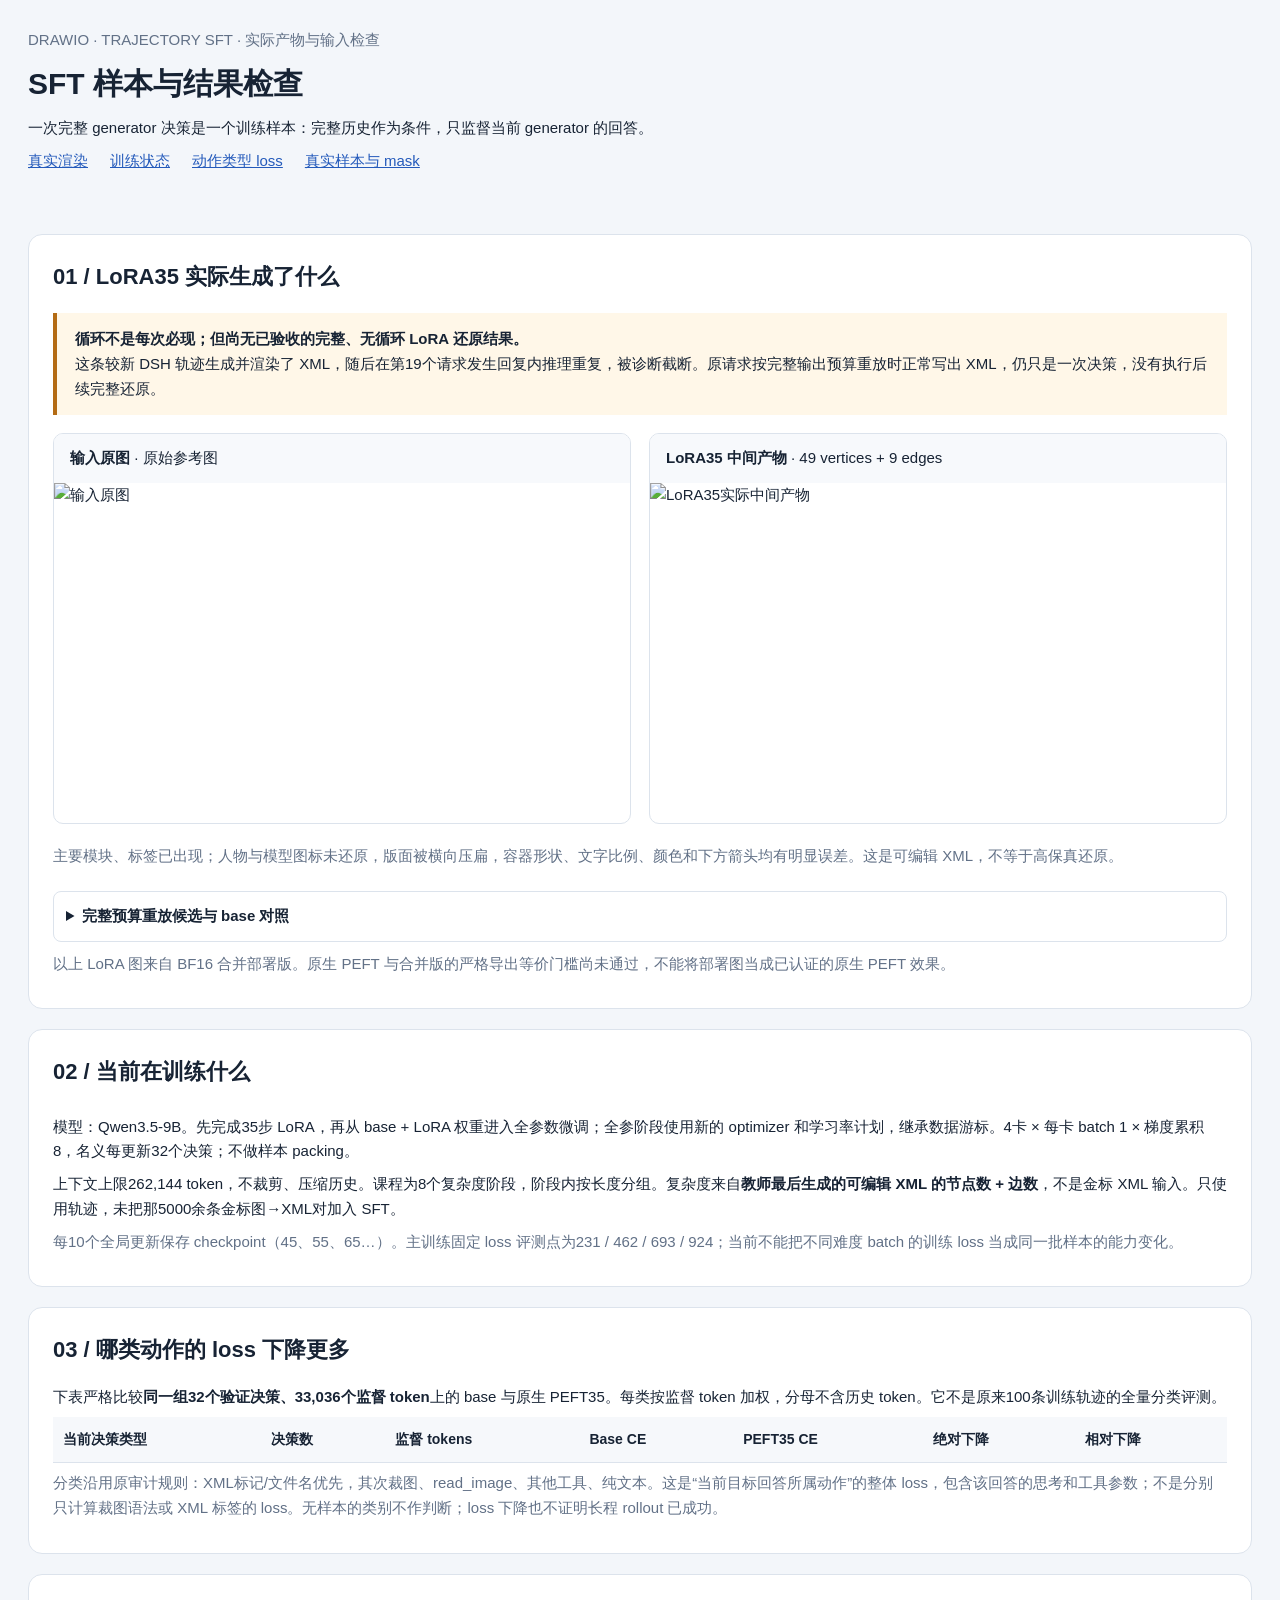
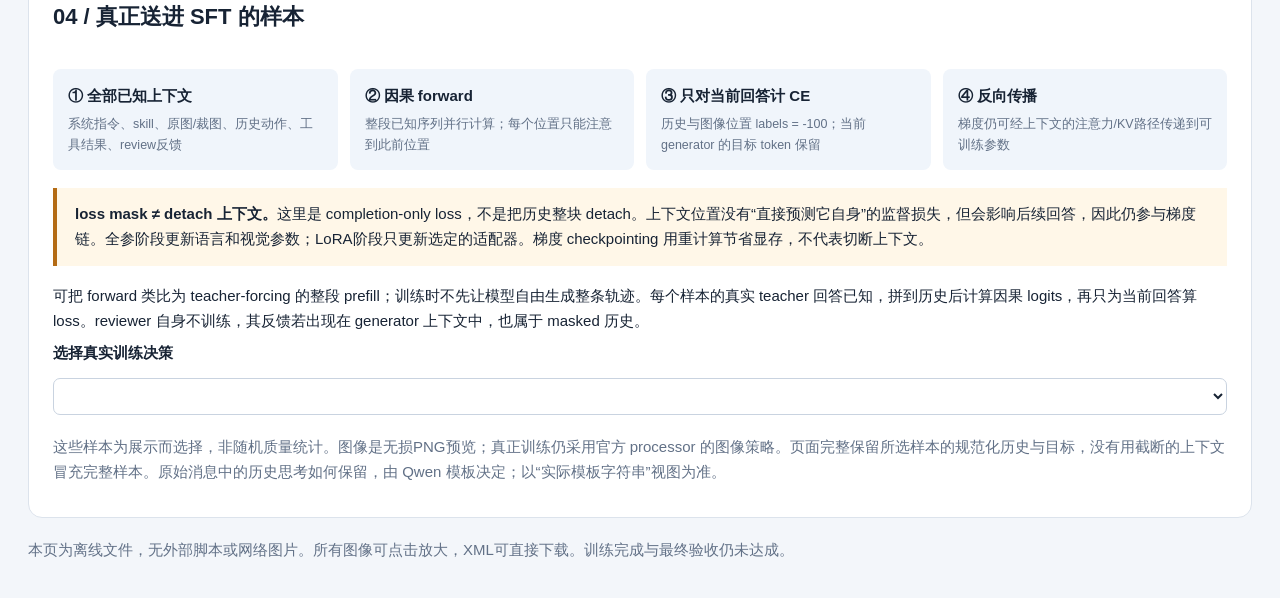
<file: sft/showcase.html>
<!doctype html>
<html lang="zh-CN"><meta charset="utf-8"><meta name="viewport" content="width=device-width,initial-scale=1">
<title>SFT 样本与结果检查</title>
<style>
:root{--ink:#172334;--muted:#627187;--line:#dce3ec;--blue:#245abb;--green:#087658;--bg:#f3f6fa}*{box-sizing:border-box}body{margin:0;background:var(--bg);color:var(--ink);font:15px/1.65 -apple-system,BlinkMacSystemFont,"Segoe UI",sans-serif}header,main{max-width:1400px;margin:auto;padding:28px}header{padding-bottom:12px}h1{font-size:30px;margin:6px 0}h2{font-size:22px;margin:0 0 16px}h3{font-size:17px;margin:0 0 8px}p{margin:8px 0}.muted,small{color:var(--muted)}nav{display:flex;gap:22px;flex-wrap:wrap}a{color:var(--blue)}section{background:white;border:1px solid var(--line);border-radius:14px;margin:20px 0;padding:24px;scroll-margin-top:16px}.banner{border-left:4px solid #b46b14;background:#fff7e8;padding:14px 18px;margin:18px 0}.grid{display:grid;grid-template-columns:repeat(2,minmax(0,1fr));gap:18px}.metrics{display:flex;gap:12px;flex-wrap:wrap}.metric{padding:12px 18px;background:var(--bg);border-radius:9px;flex:1;min-width:160px}.metric b{font-size:24px;display:block}.badge{font-size:12px;display:inline-block;padding:2px 9px;border-radius:20px;background:#e8edf4}.supervised{background:#d8f2e7;color:var(--green)}.masked{background:#e9eef5;color:#526174}figure{margin:0;border:1px solid var(--line);border-radius:10px;overflow:hidden;background:#fff}figcaption{padding:12px 16px;background:#f7f9fc}figure img{display:block;width:100%;height:340px;object-fit:contain;cursor:zoom-in}button,select{font:inherit;padding:8px 13px;border:1px solid #c9d3e0;border-radius:7px;background:white;color:var(--ink);cursor:pointer}select{max-width:100%;width:100%;margin:12px 0}table{width:100%;border-collapse:collapse;font-size:14px}th,td{text-align:left;padding:11px 10px;border-bottom:1px solid var(--line);vertical-align:top}th{background:#f6f8fb}.tablewrap{overflow:auto}.positive{color:var(--green)}.negative{color:#b23828}.bar{height:20px;background:#d6e1f2;display:flex;border-radius:4px;overflow:hidden;margin:14px 0}.bar .target{background:#32a987;min-width:2px}.flow{display:grid;grid-template-columns:repeat(4,1fr);gap:12px;margin:18px 0}.flow div{padding:15px;background:#f0f5fb;border-radius:8px}.flow b{display:block}.flow small{display:block;margin-top:5px}pre{white-space:pre-wrap;overflow-wrap:anywhere;tab-size:2;font:12px/1.6 ui-monospace,SFMono-Regular,Consolas,monospace;max-height:620px;overflow:auto;background:#f5f7fa;padding:15px;border-radius:7px;margin:10px 0}details{margin:10px 0;border:1px solid var(--line);border-radius:8px;padding:12px}summary{cursor:pointer;font-weight:600}.thumbs{display:flex;gap:12px;flex-wrap:wrap;margin:14px 0}.thumbs img{height:120px;max-width:280px;object-fit:contain;border:1px solid var(--line);cursor:zoom-in}.caption{padding:12px 0;color:var(--muted)}dialog{border:0;padding:15px;border-radius:12px;max-width:96vw;max-height:95vh}dialog img{display:block;max-width:92vw;max-height:83vh;object-fit:contain}dialog::backdrop{background:#172334aa}.download{display:inline-block;margin-right:15px}.hash{font-family:monospace;font-size:11px;overflow-wrap:anywhere}.status{color:var(--green)}@media(max-width:850px){header,main{padding:16px}.grid,.flow{grid-template-columns:1fr}figure img{height:280px}section{padding:16px}h1{font-size:25px}}
</style>
<header><div class="muted">DRAWIO · TRAJECTORY SFT · 实际产物与输入检查</div><h1>SFT 样本与结果检查</h1><p>一次完整 generator 决策是一个训练样本：完整历史作为条件，只监督当前 generator 的回答。</p><nav><a href="#renders">真实渲染</a><a href="#progress">训练状态</a><a href="#loss">动作类型 loss</a><a href="#samples">真实样本与 mask</a></nav></header>
<main>
<section id="renders"><h2>01 / LoRA35 实际生成了什么</h2>
<div class="banner"><b>循环不是每次必现；但尚无已验收的完整、无循环 LoRA 还原结果。</b><br>这条较新 DSH 轨迹生成并渲染了 XML，随后在第19个请求发生回复内推理重复，被诊断截断。原请求按完整输出预算重放时正常写出 XML，仍只是一次决策，没有执行后续完整还原。</div>
<div class="grid"><figure><figcaption><b>输入原图</b> · 原始参考图</figcaption><img data-media="reference" alt="输入原图"></figure><figure><figcaption><b>LoRA35 中间产物</b> · 49 vertices + 9 edges</figcaption><img data-media="capture" alt="LoRA35实际中间产物"></figure></div>
<p class="caption">主要模块、标签已出现；人物与模型图标未还原，版面被横向压扁，容器形状、文字比例、颜色和下方箭头均有明显误差。这是可编辑 XML，不等于高保真还原。</p>
<details><summary>完整预算重放候选与 base 对照</summary><div class="grid"><figure><figcaption><b>原请求一次正常重放</b> · 7,439 output tokens，write 参数完整</figcaption><img data-media="replay" alt="完整预算重放渲染"></figure><figure><figcaption><b>Base 9B 旧实验最终产物</b> · round2，42 vertices + 12 edges</figcaption><img data-media="base" alt="Base9B实际产物"></figure></div><p>重放候选与 LoRA 中间产物的 XML 字节不同，渲染像素哈希相同，因此没有视觉改进。Base 与 LoRA 来自不同自由运行历史及不同结束阶段，不能作为公平的最终效果排行榜。</p></details>
<p id="xml-links"></p><p class="muted">以上 LoRA 图来自 BF16 合并部署版。原生 PEFT 与合并版的严格导出等价门槛尚未通过，不能将部署图当成已认证的原生 PEFT 效果。</p>
</section>
<section id="progress"><h2>02 / 当前在训练什么</h2><div class="metrics" id="training-metrics"></div><p id="training-detail"></p><p>模型：Qwen3.5-9B。先完成35步 LoRA，再从 base + LoRA 权重进入全参数微调；全参阶段使用新的 optimizer 和学习率计划，继承数据游标。4卡 × 每卡 batch 1 × 梯度累积8，名义每更新32个决策；不做样本 packing。</p><p>上下文上限262,144 token，不裁剪、压缩历史。课程为8个复杂度阶段，阶段内按长度分组。复杂度来自<strong>教师最后生成的可编辑 XML 的节点数 + 边数</strong>，不是金标 XML 输入。只使用轨迹，未把那5000余条金标图→XML对加入 SFT。</p><p class="muted">每10个全局更新保存 checkpoint（45、55、65…）。主训练固定 loss 评测点为231 / 462 / 693 / 924；当前不能把不同难度 batch 的训练 loss 当成同一批样本的能力变化。</p></section>
<section id="loss"><h2>03 / 哪类动作的 loss 下降更多</h2><p>下表严格比较<strong>同一组32个验证决策、33,036个监督 token</strong>上的 base 与原生 PEFT35。每类按监督 token 加权，分母不含历史 token。它不是原来100条训练轨迹的全量分类评测。</p><div class="tablewrap"><table><thead><tr><th>当前决策类型</th><th>决策数</th><th>监督 tokens</th><th>Base CE</th><th>PEFT35 CE</th><th>绝对下降</th><th>相对下降</th></tr></thead><tbody id="loss-rows"></tbody></table></div><p id="loss-summary"></p><p class="muted">分类沿用原审计规则：XML标记/文件名优先，其次裁图、read_image、其他工具、纯文本。这是“当前目标回答所属动作”的整体 loss，包含该回答的思考和工具参数；不是分别只计算裁图语法或 XML 标签的 loss。无样本的类别不作判断；loss 下降也不证明长程 rollout 已成功。</p></section>
<section id="samples"><h2>04 / 真正送进 SFT 的样本</h2><div class="metrics" id="dataset-metrics"></div>
<div class="flow"><div><b>① 全部已知上下文</b><small>系统指令、skill、原图/裁图、历史动作、工具结果、review反馈</small></div><div><b>② 因果 forward</b><small>整段已知序列并行计算；每个位置只能注意到此前位置</small></div><div><b>③ 只对当前回答计 CE</b><small>历史与图像位置 labels = -100；当前 generator 的目标 token 保留</small></div><div><b>④ 反向传播</b><small>梯度仍可经上下文的注意力/KV路径传递到可训练参数</small></div></div>
<div class="banner"><b>loss mask ≠ detach 上下文。</b>这里是 completion-only loss，不是把历史整块 detach。上下文位置没有“直接预测它自身”的监督损失，但会影响后续回答，因此仍参与梯度链。全参阶段更新语言和视觉参数；LoRA阶段只更新选定的适配器。梯度 checkpointing 用重计算节省显存，不代表切断上下文。</div>
<p>可把 forward 类比为 teacher-forcing 的整段 prefill；训练时不先让模型自由生成整条轨迹。每个样本的真实 teacher 回答已知，拼到历史后计算因果 logits，再只为当前回答算 loss。reviewer 自身不训练，其反馈若出现在 generator 上下文中，也属于 masked 历史。</p>
<label for="sample-select"><b>选择真实训练决策</b></label><select id="sample-select"></select><div id="sample-view"></div>
<p class="muted">这些样本为展示而选择，非随机质量统计。图像是无损PNG预览；真正训练仍采用官方 processor 的图像策略。页面完整保留所选样本的规范化历史与目标，没有用截断的上下文冒充完整样本。原始消息中的历史思考如何保留，由 Qwen 模板决定；以“实际模板字符串”视图为准。</p>
</section><p class="muted">本页为离线文件，无外部脚本或网络图片。所有图像可点击放大，XML可直接下载。训练完成与最终验收仍未达成。</p>
</main><dialog id="zoom"><button id="close-zoom">关闭</button><img id="zoom-image" alt="放大图像"></dialog>
<script id="report-data" type="application/json">__REPORT_DATA__</script>
<script>
const d=JSON.parse(document.getElementById('report-data').textContent);
const names={image_read:'直接读图',crop_related:'裁图相关',xml_related:'XML相关',other_tool:'其他工具',assistant_only:'纯文本回答'};
const kinds={initial:'起始决策（图像尚未进入上下文）',image_read:'读图决策',crop_related:'裁图决策',xml_construct:'编写原生XML',after_reviewer:'收到review之后'};
const el=(tag,text,cls)=>{const x=document.createElement(tag);if(text!==undefined)x.textContent=text;if(cls)x.className=cls;return x};
const fmt=(n,p=4)=>n===null||n===undefined?'无样本':Number(n).toFixed(p);
function metric(root,label,value){const x=el('div',undefined,'metric');x.append(el('b',value),el('span',label));root.append(x)}
function zoom(src){document.getElementById('zoom-image').src=src;document.getElementById('zoom').showModal()}
document.getElementById('close-zoom').onclick=()=>document.getElementById('zoom').close();
if(d.media){
document.querySelectorAll('[data-media]').forEach(x=>{x.src=d.media[x.dataset.media];x.onclick=()=>zoom(x.src)});
for(const [name,label] of [['capture','LoRA中间产物 XML'],['replay','完整预算重放 XML'],['base','Base旧结果 XML']]){const a=el('a',label,'download');a.href=URL.createObjectURL(new Blob([d.xml[name]],{type:'application/xml'}));a.download=name+'.drawio';document.getElementById('xml-links').append(a)}
}else{document.getElementById('renders').remove();document.querySelector('a[href="#renders"]').remove()}
const tm=document.getElementById('training-metrics');metric(tm,'已完成全局 optimizer 更新',d.training.observed_optimizer_updates+' / '+d.training.total_optimizer_updates);metric(tm,'全参阶段已完成更新',d.training.observed_optimizer_updates-35);metric(tm,'训练状态',d.training.launcher_live&&d.training.exit_code===null?'运行中':'需检查');metric(tm,'已保存',d.training.checkpoints.join(' / '));
document.getElementById('training-detail').textContent='实测时间：'+new Date(d.training.at*1000).toISOString()+'。4个worker同源运行；最近状态：'+d.training.workers.map(x=>'pid '+x.pid+' / micro '+x.step+' / '+x.phase).join('；')+'。';
for(const row of d.loss.groups){const tr=el('tr');const cells=[names[row.category],row.decisions,row.tokens,fmt(row.ce.base),fmt(row.ce.peft),fmt(row.drop),row.relative_drop===null?'无样本':fmt(100*row.relative_drop,2)+'%'];cells.forEach((v,i)=>tr.append(el('td',v,i>=5?(row.drop>=0?'positive':'negative'):undefined)));document.getElementById('loss-rows').append(tr)}
const measured=d.loss.groups.filter(x=>x.decisions);const absolute=[...measured].sort((a,b)=>b.drop-a.drop)[0];const relative=[...measured].sort((a,b)=>b.relative_drop-a.relative_drop)[0];document.getElementById('loss-summary').textContent='在这32个固定验证决策内：绝对CE降幅最大的是「'+names[absolute.category]+'」，相对降幅最大的是「'+names[relative.category]+'」。总体 CE '+fmt(d.loss.overall.base.target_token_mean_ce,6)+' → '+fmt(d.loss.overall.peft.target_token_mean_ce,6)+'，下降 '+fmt(100*(1-d.loss.overall.peft.target_token_mean_ce/d.loss.overall.base.target_token_mean_ce),2)+'%。';
const dm=document.getElementById('dataset-metrics');metric(dm,'训练轨迹 / 验证轨迹',d.episodes.train+' / '+d.episodes.validation);metric(dm,'训练决策 / 验证决策',d.decisions.train+' / '+d.decisions.validation);metric(dm,'本页真实样本',d.samples.length);
function block(title,text,open=false){const x=el('details');x.open=open;x.append(el('summary',title),el('pre',text));return x}
function sample(index){const s=d.samples[index],r=s.row,root=document.getElementById('sample-view');root.replaceChildren();root.append(el('h3',r.sample_id));root.append(el('p','episode '+r.episode+' · generator stage '+r.stage+' · 组件 '+r.final_components+' · '+names[s.category]));root.append(el('span','完整历史 '+r.prompt_tokens.toLocaleString()+' tokens','badge masked'),el('span',' 当前监督 '+r.completion_tokens.toLocaleString()+' tokens','badge supervised'));const bar=el('div',undefined,'bar');const prefix=el('div');prefix.style.width=100*r.prompt_tokens/r.token_count+'%';bar.append(prefix);const target=el('div',undefined,'target');target.style.flex='1';bar.append(target);root.append(bar);root.append(el('p','conditioning token SHA256已核对：'+r.prompt_token_sha256,'hash'));root.append(el('p','该轨迹已通过最终产物可渲染/完整性审计；与输入图的保真度标签 fidelity_verified = '+r.fidelity_verified+'，不能把“能渲染”当成“完全还原”。','muted'));const thumbs=el('div',undefined,'thumbs');s.images.forEach((id,i)=>{const image=el('img');image.src=d.assets[id];image.alt='上下文图像 '+(i+1);image.title=image.alt;image.onclick=()=>zoom(image.src);thumbs.append(image)});root.append(thumbs);
root.append(block('本轮真正被监督的 completion（完整）',s.canonical_completion,true));
root.append(block('实际模板字符串：完整 masked prompt',s.canonical_prompt));
const history=el('details');history.append(el('summary','原始规范化历史消息 '+s.prompt.length+' 条（全部仅作条件）'));s.prompt.forEach((m,i)=>history.append(block('#'+i+' '+m.role+' · labels=-100',JSON.stringify(m,null,2))));root.append(history);
root.append(block('本轮 assistant 消息结构',JSON.stringify(s.completion,null,2)));
const boundary=el('details');boundary.append(el('summary','真实 token / label 边界：最后8个历史token + 前16个目标token'));const table=el('table');const head=el('tr');['位置','token ID','token 字符串','label'].forEach(t=>head.append(el('th',t)));table.append(head);s.boundary.forEach(t=>{const tr=el('tr');[t.position,t.id,t.token,t.label].forEach(v=>tr.append(el('td',v)));tr.className=t.label===-100?'masked':'supervised';table.append(tr)});boundary.append(table);root.append(boundary)}
const select=document.getElementById('sample-select');d.samples.forEach((s,i)=>{const o=el('option',(kinds[s.kind]||s.kind)+' · '+s.row.final_components+'组件 · '+s.row.token_count.toLocaleString()+' tokens');o.value=i;select.append(o)});select.onchange=()=>sample(Number(select.value));sample(0);
</script></html>
</file>
